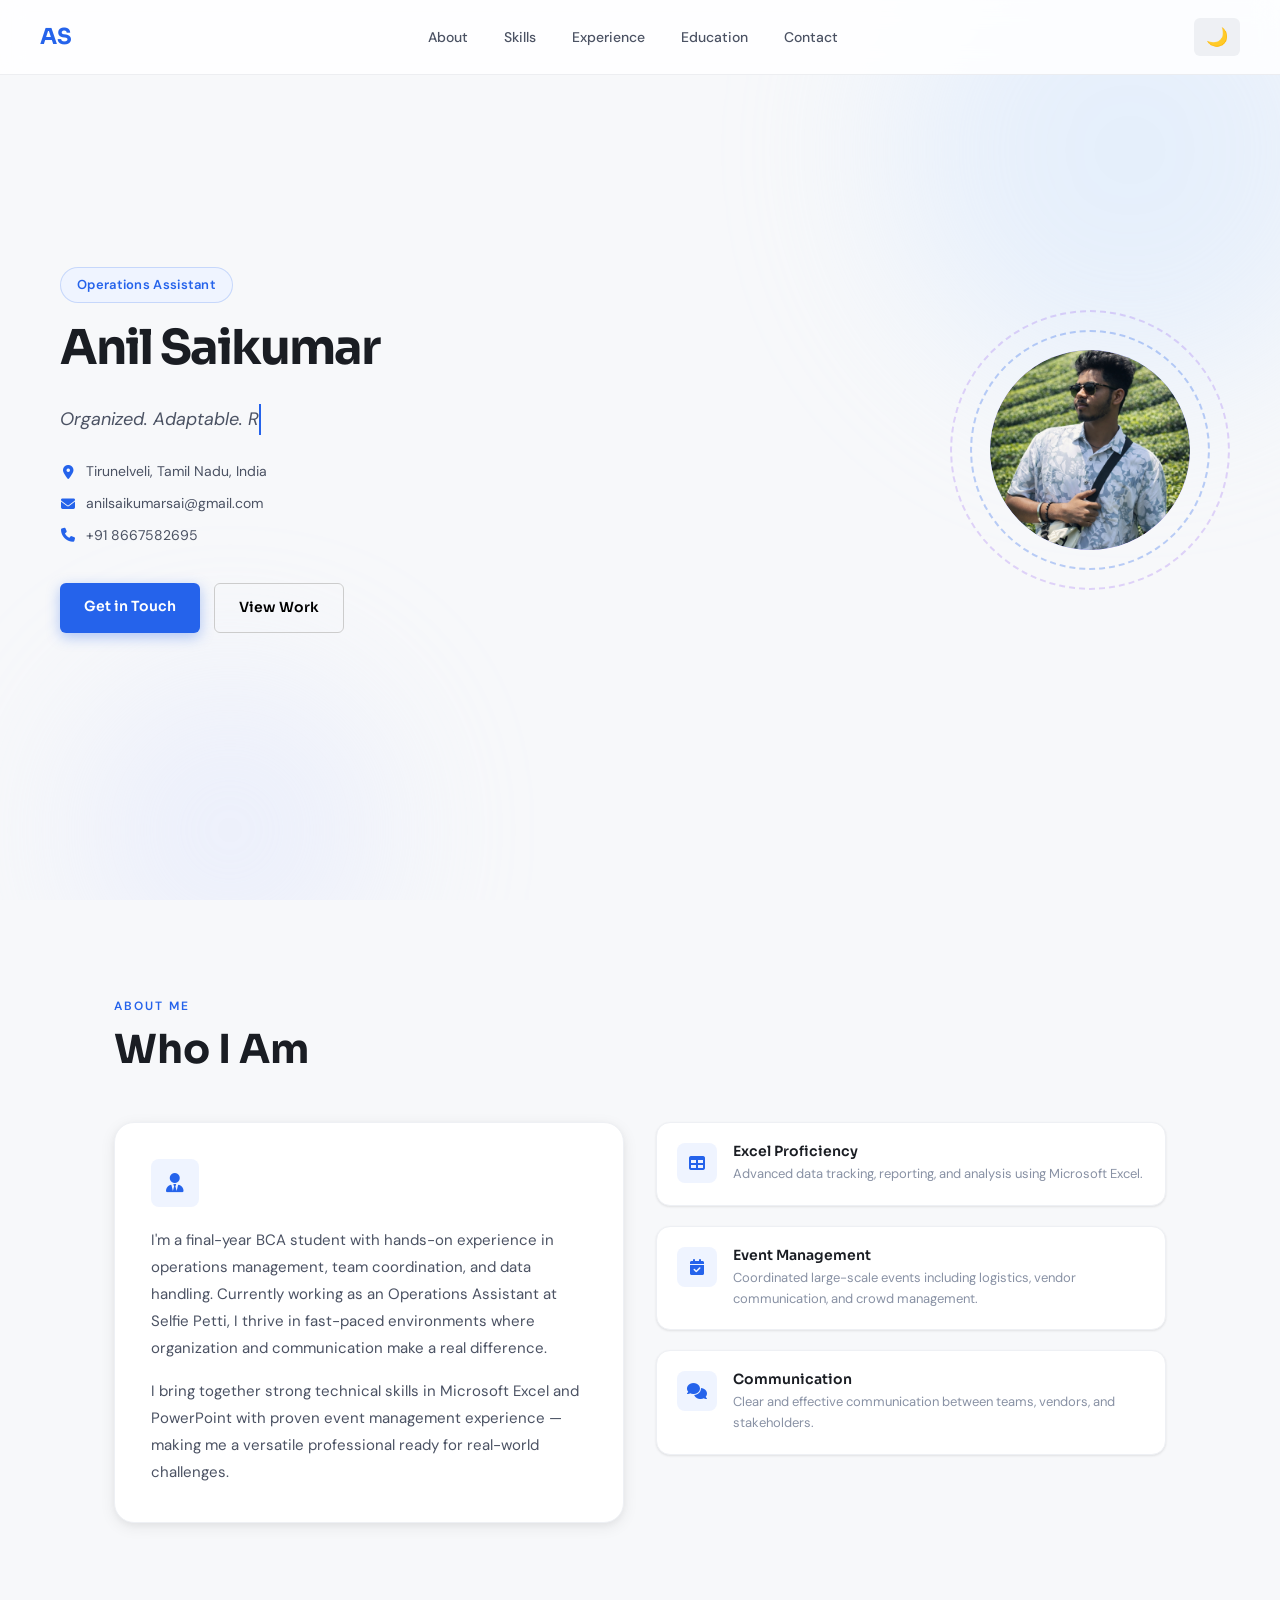
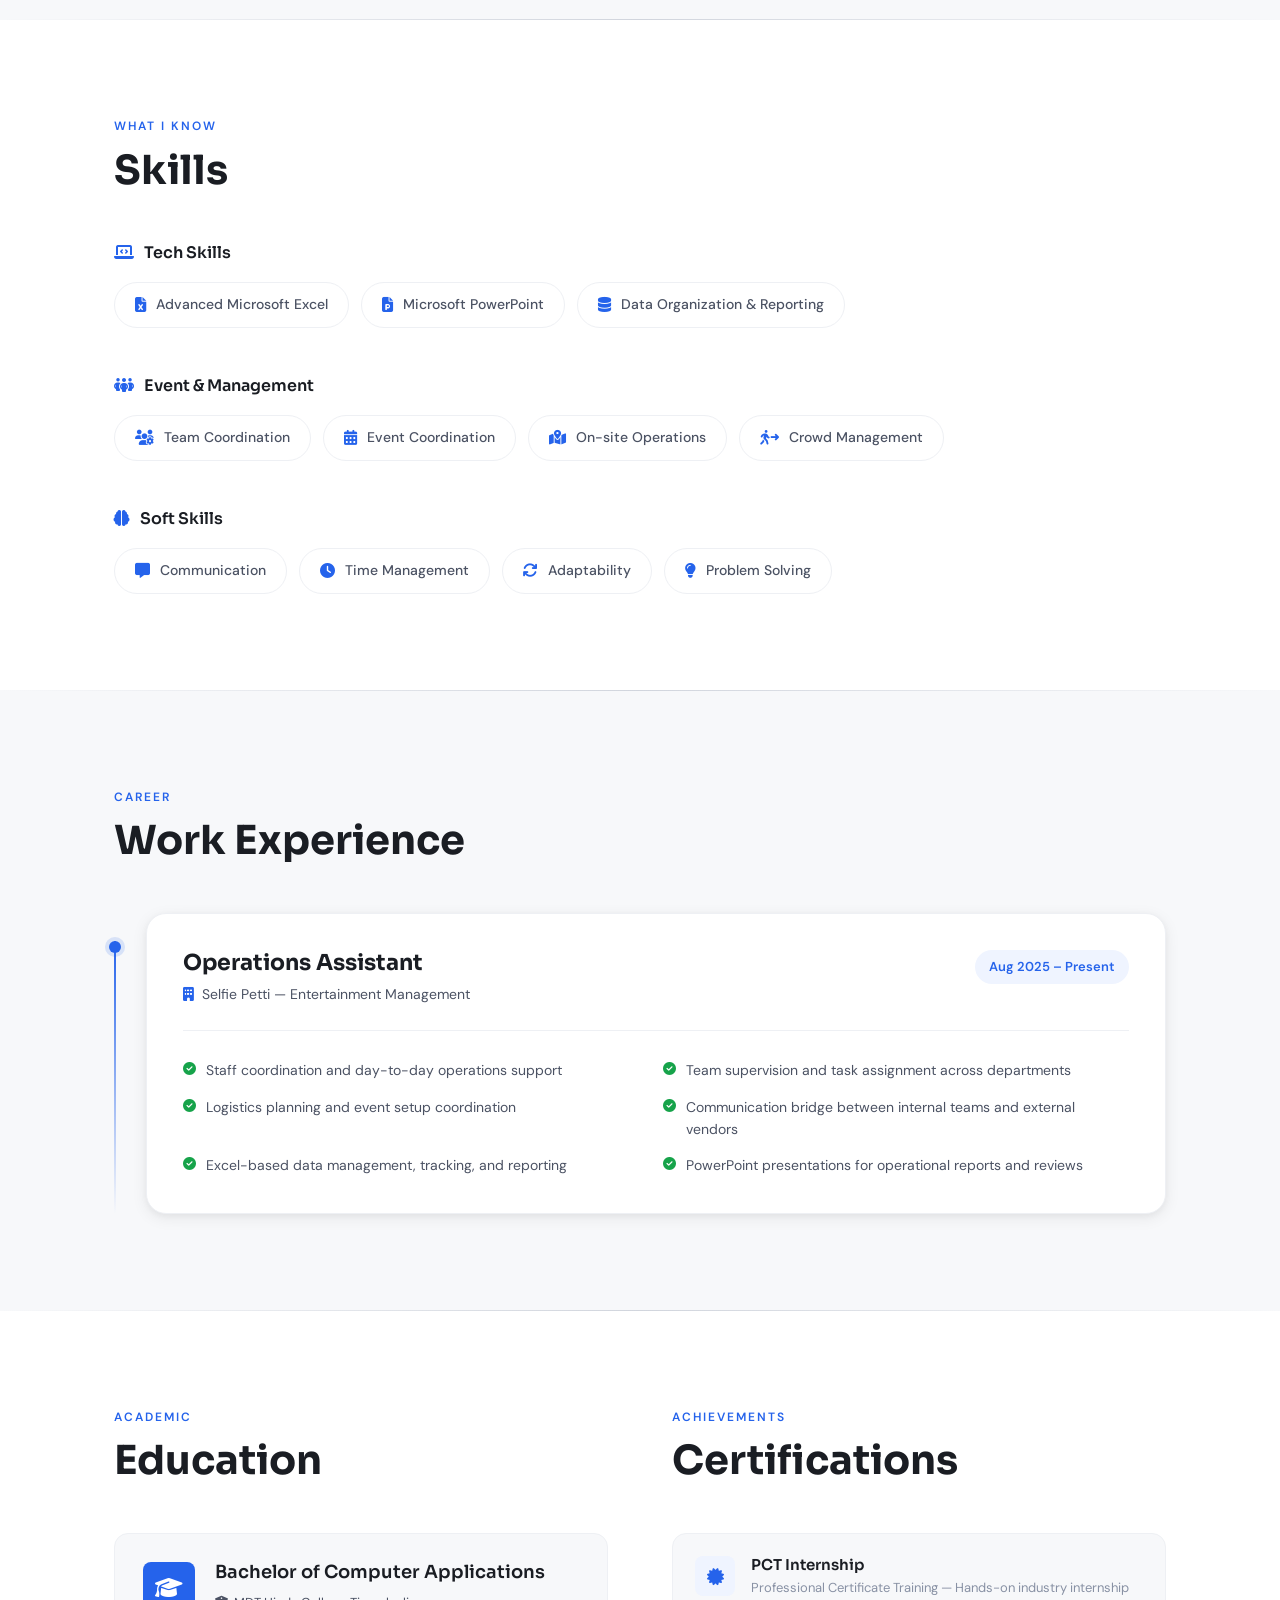
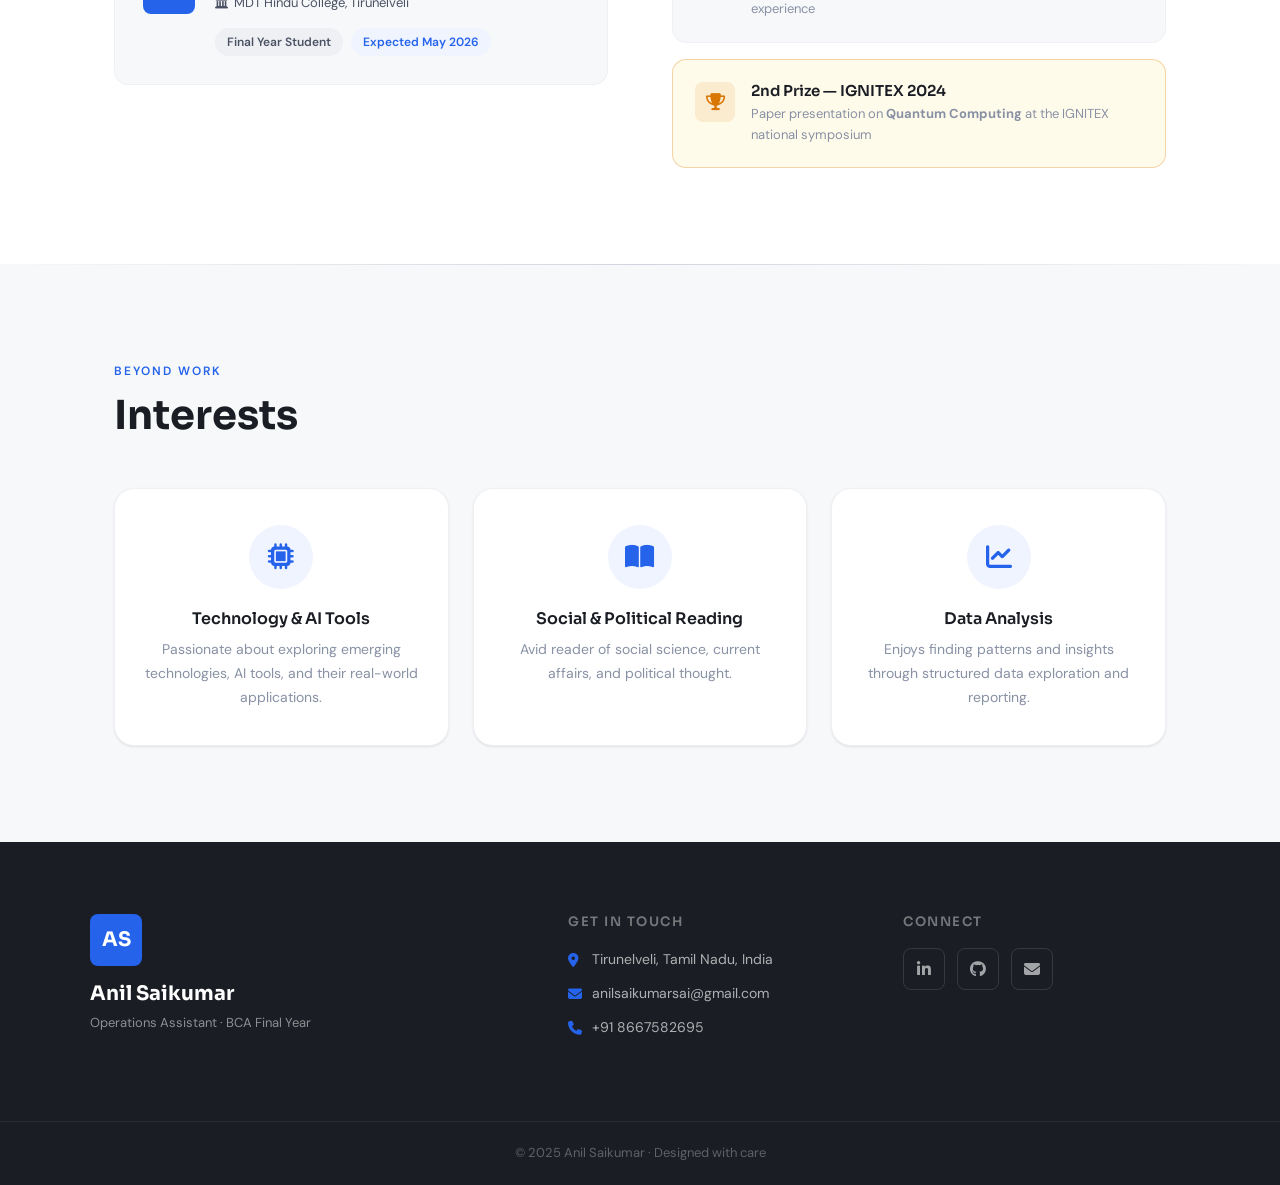
<file: Anil SK portfolio/index.html>
<!DOCTYPE html>
<html lang="en">
<head>
  <meta charset="UTF-8" />
  <meta name="viewport" content="width=device-width, initial-scale=1.0"/>
  <title>Anil Saikumar | Portfolio</title>
  <link rel="stylesheet" href="style.css" />
  <link href="https://fonts.googleapis.com/css2?family=Sora:wght@300;400;500;600;700&family=DM+Sans:ital,wght@0,300;0,400;0,500;1,400&display=swap" rel="stylesheet"/>
  <link rel="stylesheet" href="https://cdnjs.cloudflare.com/ajax/libs/font-awesome/6.5.0/css/all.min.css"/>
</head>
<body>

  <!-- NAV -->
  <nav class="navbar">
    <div class="nav-logo">AS</div>
    <ul class="nav-links">
      <li><a href="#about">About</a></li>
      <li><a href="#skills">Skills</a></li>
      <li><a href="#experience">Experience</a></li>
      <li><a href="#education">Education</a></li>
      <li><a href="#contact">Contact</a></li>
    </ul>

<button class="theme-toggle" onclick="toggleTheme()">
  🌙
</button>

    <button class="hamburger" id="hamburger" aria-label="Menu">
      <span></span><span></span><span></span>
    </button>
  </nav>

  <!-- HERO -->
  <section class="hero" id="home">
    <div class="hero-bg-shape shape1"></div>
    <div class="hero-bg-shape shape2"></div>
    <div class="hero-content fade-in">
      <div class="hero-badge">Operations Assistant</div>
      <h1 class="hero-name">Anil Saikumar</h1>
      <p class="hero-tagline">Organized. Adaptable. Results-driven.</p>
      <div class="hero-meta">
        <span><i class="fa-solid fa-location-dot"></i> Tirunelveli, Tamil Nadu, India</span>
        <span><i class="fa-solid fa-envelope"></i> anilsaikumarsai@gmail.com</span>
        <span><i class="fa-solid fa-phone"></i> +91 8667582695</span>
      </div>
      <div class="hero-cta">
        <a href="#contact" class="btn-primary">Get in Touch</a>
        <a href="#experience" class="btn-outline">View Work</a>
      </div>
    </div>
      <!-- RIGHT AVATAR -->
  <div class="hero-avatar">

    <!-- IMAGE -->
    <div class="avatar-circle">
      <img src="sai.png" alt="Sai Kumar" class="avatar-image" />
    </div>

    <!-- RINGS -->
    <div class="avatar-ring"></div>
    <div class="avatar-ring ring2"></div>

  </div>
  </section>

  <!-- ABOUT -->
  <section class="section" id="about">
    <div class="container">
      <div class="section-label">About Me</div>
      <h2 class="section-title">Who I Am</h2>
      <div class="about-grid">
        <div class="about-card reveal">
          <div class="about-icon"><i class="fa-solid fa-user-tie"></i></div>
          <p class="about-text">
            I'm a final-year BCA student with hands-on experience in operations management, team coordination, and data handling. Currently working as an Operations Assistant at Selfie Petti, I thrive in fast-paced environments where organization and communication make a real difference.
          </p>
          <p class="about-text">
            I bring together strong technical skills in Microsoft Excel and PowerPoint with proven event management experience — making me a versatile professional ready for real-world challenges.
          </p>
        </div>
        <div class="about-highlights reveal">
          <div class="highlight-item">
            <div class="highlight-icon"><i class="fa-solid fa-table"></i></div>
            <div>
              <h4>Excel Proficiency</h4>
              <p>Advanced data tracking, reporting, and analysis using Microsoft Excel.</p>
            </div>
          </div>
          <div class="highlight-item">
            <div class="highlight-icon"><i class="fa-solid fa-calendar-check"></i></div>
            <div>
              <h4>Event Management</h4>
              <p>Coordinated large-scale events including logistics, vendor communication, and crowd management.</p>
            </div>
          </div>
          <div class="highlight-item">
            <div class="highlight-icon"><i class="fa-solid fa-comments"></i></div>
            <div>
              <h4>Communication</h4>
              <p>Clear and effective communication between teams, vendors, and stakeholders.</p>
            </div>
          </div>
        </div>
      </div>
    </div>
  </section>

  <!-- DIVIDER -->
  <div class="section-divider"></div>

  <!-- SKILLS -->
  <section class="section section-alt" id="skills">
    <div class="container">
      <div class="section-label">What I Know</div>
      <h2 class="section-title">Skills</h2>
      <div class="skills-wrapper">

        <div class="skill-group reveal">
          <h3 class="skill-group-title"><i class="fa-solid fa-laptop-code"></i> Tech Skills</h3>
          <div class="skill-cards">
            <div class="skill-card">
              <i class="fa-solid fa-file-excel"></i>
              <span>Advanced Microsoft Excel</span>
            </div>
            <div class="skill-card">
              <i class="fa-solid fa-file-powerpoint"></i>
              <span>Microsoft PowerPoint</span>
            </div>
            <div class="skill-card">
              <i class="fa-solid fa-database"></i>
              <span>Data Organization & Reporting</span>
            </div>
          </div>
        </div>

        <div class="skill-group reveal">
          <h3 class="skill-group-title"><i class="fa-solid fa-people-group"></i> Event & Management</h3>
          <div class="skill-cards">
            <div class="skill-card">
              <i class="fa-solid fa-users-gear"></i>
              <span>Team Coordination</span>
            </div>
            <div class="skill-card">
              <i class="fa-solid fa-calendar-days"></i>
              <span>Event Coordination</span>
            </div>
            <div class="skill-card">
              <i class="fa-solid fa-map-location-dot"></i>
              <span>On-site Operations</span>
            </div>
            <div class="skill-card">
              <i class="fa-solid fa-person-walking-arrow-right"></i>
              <span>Crowd Management</span>
            </div>
          </div>
        </div>

        <div class="skill-group reveal">
          <h3 class="skill-group-title"><i class="fa-solid fa-brain"></i> Soft Skills</h3>
          <div class="skill-cards">
            <div class="skill-card">
              <i class="fa-solid fa-message"></i>
              <span>Communication</span>
            </div>
            <div class="skill-card">
              <i class="fa-solid fa-clock"></i>
              <span>Time Management</span>
            </div>
            <div class="skill-card">
              <i class="fa-solid fa-arrows-rotate"></i>
              <span>Adaptability</span>
            </div>
            <div class="skill-card">
              <i class="fa-solid fa-lightbulb"></i>
              <span>Problem Solving</span>
            </div>
          </div>
        </div>

      </div>
    </div>
  </section>

  <!-- DIVIDER -->
  <div class="section-divider"></div>

  <!-- EXPERIENCE -->
  <section class="section" id="experience">
    <div class="container">
      <div class="section-label">Career</div>
      <h2 class="section-title">Work Experience</h2>
      <div class="timeline reveal">
        <div class="timeline-marker"></div>
        <div class="exp-card">
          <div class="exp-header">
            <div>
              <h3 class="exp-role">Operations Assistant</h3>
              <p class="exp-company"><i class="fa-solid fa-building"></i> Selfie Petti — Entertainment Management</p>
            </div>
            <div class="exp-badge">Aug 2025 – Present</div>
          </div>
          <ul class="exp-list">
            <li><i class="fa-solid fa-check-circle"></i> Staff coordination and day-to-day operations support</li>
            <li><i class="fa-solid fa-check-circle"></i> Team supervision and task assignment across departments</li>
            <li><i class="fa-solid fa-check-circle"></i> Logistics planning and event setup coordination</li>
            <li><i class="fa-solid fa-check-circle"></i> Communication bridge between internal teams and external vendors</li>
            <li><i class="fa-solid fa-check-circle"></i> Excel-based data management, tracking, and reporting</li>
            <li><i class="fa-solid fa-check-circle"></i> PowerPoint presentations for operational reports and reviews</li>
          </ul>
        </div>
      </div>
    </div>
  </section>

  <!-- DIVIDER -->
  <div class="section-divider"></div>

  <!-- EDUCATION + CERTS -->
  <section class="section section-alt" id="education">
    <div class="container">
      <div class="two-col-grid">

        <!-- Education -->
        <div class="reveal">
          <div class="section-label">Academic</div>
          <h2 class="section-title">Education</h2>
          <div class="edu-card">
            <div class="edu-icon"><i class="fa-solid fa-graduation-cap"></i></div>
            <div class="edu-details">
              <h3>Bachelor of Computer Applications</h3>
              <p class="edu-college"><i class="fa-solid fa-university"></i> MDT Hindu College, Tirunelveli</p>
              <div class="edu-tags">
                <span class="tag">Final Year Student</span>
                <span class="tag tag-accent">Expected May 2026</span>
              </div>
            </div>
          </div>
        </div>

        <!-- Certifications -->
        <div class="reveal">
          <div class="section-label">Achievements</div>
          <h2 class="section-title">Certifications</h2>
          <div class="cert-list">
            <div class="cert-card">
              <div class="cert-icon"><i class="fa-solid fa-certificate"></i></div>
              <div>
                <h4>PCT Internship</h4>
                <p>Professional Certificate Training — Hands-on industry internship experience</p>
              </div>
            </div>
            <div class="cert-card cert-gold">
              <div class="cert-icon"><i class="fa-solid fa-trophy"></i></div>
              <div>
                <h4>2nd Prize — IGNITEX 2024</h4>
                <p>Paper presentation on <strong>Quantum Computing</strong> at the IGNITEX national symposium</p>
              </div>
            </div>
          </div>
        </div>

      </div>
    </div>
  </section>

  <!-- DIVIDER -->
  <div class="section-divider"></div>

  <!-- INTERESTS -->
  <section class="section" id="interests">
    <div class="container">
      <div class="section-label">Beyond Work</div>
      <h2 class="section-title">Interests</h2>
      <div class="interests-grid">
        <div class="interest-card reveal">
          <div class="interest-icon"><i class="fa-solid fa-microchip"></i></div>
          <h4>Technology & AI Tools</h4>
          <p>Passionate about exploring emerging technologies, AI tools, and their real-world applications.</p>
        </div>
        <div class="interest-card reveal">
          <div class="interest-icon"><i class="fa-solid fa-book-open"></i></div>
          <h4>Social & Political Reading</h4>
          <p>Avid reader of social science, current affairs, and political thought.</p>
        </div>
        <div class="interest-card reveal">
          <div class="interest-icon"><i class="fa-solid fa-chart-line"></i></div>
          <h4>Data Analysis</h4>
          <p>Enjoys finding patterns and insights through structured data exploration and reporting.</p>
        </div>
      </div>
    </div>
  </section>

  <!-- FOOTER / CONTACT -->
  <footer class="footer" id="contact">
    <div class="footer-top">
      <div class="footer-content">
        <div class="footer-brand">
          <div class="footer-logo">AS</div>
          <h3>Anil Saikumar</h3>
          <p>Operations Assistant · BCA Final Year</p>
        </div>
        <div class="footer-contact">
          <h4>Get in Touch</h4>
          <p><i class="fa-solid fa-location-dot"></i> Tirunelveli, Tamil Nadu, India</p>
          <p><i class="fa-solid fa-envelope"></i> anilsaikumarsai@gmail.com</p>
          <p><i class="fa-solid fa-phone"></i> +91 8667582695</p>
        </div>
        <div class="footer-social">
          <h4>Connect</h4>
          <div class="social-links">
            <a href="https://www.linkedin.com/in/anil-sai-kumar-sai-828841283/?lipi=urn%3Ali%3Apage%3Ad_flagship3_feed%3BJq3uL3wCRfe6MfuxcIp9Cw%3D%3D" class="social-btn" aria-label="LinkedIn"><i class="fa-brands fa-linkedin-in"></i></a>
            <a href="https://github.com/anilsaikumar" class="social-btn" aria-label="GitHub">  <i class="fa-brands fa-github"></i></a>
            <a href="mailto:anilsaikumarsai@gmail.com" class="social-btn" aria-label="Email"><i class="fa-solid fa-envelope"></i></a>
          </div>
        </div>
      </div>
    </div>
    <div class="footer-bottom">
      <p>© 2025 Anil Saikumar · Designed with care</p>
    </div>
  </footer>
<script src="script.js"></script>
<script>
function toggleTheme() {
  document.body.classList.toggle("dark-mode");

  // Save preference
  if (document.body.classList.contains("dark-mode")) {
    localStorage.setItem("theme", "dark");
  } else {
    localStorage.setItem("theme", "light");
  }
}

// Load saved theme
window.onload = function () {
  if (localStorage.getItem("theme") === "dark") {
    document.body.classList.add("dark-mode");
  }
};
</script>
  
</body>
</html>
</file>
<file: Anil SK portfolio/style.css>
/* ===== RESET & BASE ===== */
*, *::before, *::after {
  margin: 0;
  padding: 0;
  box-sizing: border-box;
}

:root {
  --white: #ffffff;
  --off-white: #f7f8fa;
  --light-gray: #eef0f4;
  --mid-gray: #d1d5dd;
  --text-dark: #1a1d23;
  --text-mid: #4b5263;
  --text-light: #8891a4;
  --accent: #2563eb;
  --accent-light: #eff4ff;
  --accent-dark: #1d4ed8;
  --gold: #d97706;
  --gold-light: #fffbeb;
  --green: #16a34a;
  --green-light: #f0fdf4;
  --shadow-sm: 0 1px 3px rgba(0,0,0,0.06), 0 1px 2px rgba(0,0,0,0.04);
  --shadow-md: 0 4px 16px rgba(0,0,0,0.07), 0 2px 6px rgba(0,0,0,0.04);
  --shadow-lg: 0 12px 40px rgba(0,0,0,0.10);
  --radius-sm: 8px;
  --radius-md: 14px;
  --radius-lg: 20px;
  --font-display: 'Sora', sans-serif;
  --font-body: 'DM Sans', sans-serif;
  --transition: all 0.3s cubic-bezier(0.4, 0, 0.2, 1);
}

/* ===== DARK MODE VARIABLES ===== */
body.dark-mode {
  --white: #0f172a;
  --off-white: #020617;
  --light-gray: #1e293b;
  --mid-gray: #334155;
  --text-dark: #f1f5f9;
  --text-mid: #cbd5f5;
  --text-light: #94a3b8;

  --accent-light: rgba(37, 99, 235, 0.15);

  background: var(--off-white);
  color: var(--text-dark);
}

html {
  scroll-behavior: smooth;
}

body {
  font-family: var(--font-body);
  background: var(--off-white);
  color: var(--text-dark);
  line-height: 1.7;
  overflow-x: hidden;
}

/* ===== TYPOGRAPHY ===== */
h1, h2, h3, h4 {
  font-family: var(--font-display);
  line-height: 1.2;
}

/* ===== LAYOUT UTILS ===== */
.container {
  max-width: 1100px;
  margin: 0 auto;
  padding: 0 24px;
}

.section {
  padding: 96px 0;
}

.section-alt {
  background: var(--white);
}

.section-label {
  font-size: 12px;
  font-weight: 600;
  letter-spacing: 2px;
  text-transform: uppercase;
  color: var(--accent);
  margin-bottom: 10px;
}

.section-title {
  font-size: clamp(28px, 4vw, 40px);
  font-weight: 700;
  color: var(--text-dark);
  margin-bottom: 48px;
}

.section-divider {
  height: 1px;
  background: linear-gradient(to right, transparent, var(--mid-gray), transparent);
  margin: 0;
}

/* ===== NAVBAR ===== */
.navbar {
  position: fixed;
  top: 0;
  left: 0;
  right: 0;
  z-index: 100;
  display: flex;
  align-items: center;
  justify-content: space-between;
  padding: 18px 40px;
  background: rgba(255,255,255,0.85);
  backdrop-filter: blur(12px);
  -webkit-backdrop-filter: blur(12px);
  border-bottom: 1px solid rgba(209,213,221,0.4);
  transition: var(--transition);
}

.navbar.scrolled {
  padding: 12px 40px;
  box-shadow: var(--shadow-md);
}

.nav-logo {
  font-family: var(--font-display);
  font-weight: 700;
  font-size: 22px;
  color: var(--accent);
  letter-spacing: -0.5px;
}

.nav-links {
  display: flex;
  list-style: none;
  gap: 36px;
}

.nav-links a {
  text-decoration: none;
  font-size: 14px;
  font-weight: 500;
  color: var(--text-mid);
  transition: var(--transition);
  position: relative;
}

.nav-links a::after {
  content: '';
  position: absolute;
  bottom: -3px;
  left: 0;
  width: 0;
  height: 2px;
  background: var(--accent);
  border-radius: 2px;
  transition: var(--transition);
}

.nav-links a:hover {
  color: var(--accent);
}

.nav-links a:hover::after {
  width: 100%;
}

.theme-toggle {
  border: none;
  background: var(--light-gray);
  color: var(--text-dark);
  font-size: 18px;
  padding: 8px 12px;
  border-radius: 6px;
  cursor: pointer;
  transition: 0.3s;
}

.theme-toggle:hover {
  background: var(--accent);
  color: #fff;
}

.hamburger {
  display: none;
  flex-direction: column;
  gap: 5px;
  background: none;
  border: none;
  cursor: pointer;
  padding: 4px;
}

.hamburger span {
  display: block;
  width: 24px;
  height: 2px;
  background: var(--text-dark);
  border-radius: 2px;
  transition: var(--transition);
}

/* ===== HERO ===== */
.hero {
  min-height: 100vh;
  display: flex;
  align-items: center;
  justify-content: space-between;
  gap: 40px;
  padding: 120px 80px 80px;
  position: relative;
  overflow: hidden;
  background: linear-gradient(135deg, #ffffff 0%, #f0f4ff 50%, #f7f8fa 100%);
}

.hero-bg-shape {
  position: absolute;
  border-radius: 50%;
  filter: blur(80px);
  opacity: 0.35;
  pointer-events: none;
}

.shape1 {
  width: 500px;
  height: 500px;
  background: radial-gradient(circle, #bfdbfe, #dbeafe);
  top: -100px;
  right: -100px;
}

.shape2 {
  width: 300px;
  height: 300px;
  background: radial-gradient(circle, #e0e7ff, #c7d2fe);
  bottom: -80px;
  left: 80px;
}

.hero-content {
  max-width: 580px;
  z-index: 1;
}

.hero-badge {
  display: inline-block;
  background: var(--accent-light);
  color: var(--accent);
  font-size: 13px;
  font-weight: 600;
  padding: 6px 16px;
  border-radius: 100px;
  border: 1px solid rgba(37,99,235,0.2);
  margin-bottom: 20px;
  letter-spacing: 0.3px;
}

.hero-name {
  font-size: clamp(40px, 6vw, 68px);
  font-weight: 700;
  color: var(--text-dark);
  letter-spacing: -2px;
  line-height: 1.05;
  margin-bottom: 16px;
}

.hero-tagline {
  font-size: 18px;
  color: var(--text-mid);
  font-style: italic;
  font-family: var(--font-body);
  font-weight: 400;
  margin-bottom: 28px;
}

.hero-meta {
  display: flex;
  flex-direction: column;
  gap: 8px;
  margin-bottom: 36px;
}

.hero-meta span {
  display: flex;
  align-items: center;
  gap: 10px;
  font-size: 14px;
  color: var(--text-mid);
}

.hero-meta i {
  color: var(--accent);
  width: 16px;
  text-align: center;
}

.hero-cta {
  display: flex;
  gap: 14px;
  flex-wrap: wrap;
}

.btn-primary {
  display: inline-block;
  background: var(--accent);
  color: white;
  text-decoration: none;
  padding: 13px 28px;
  border-radius: var(--radius-sm);
  font-size: 14px;
  font-weight: 600;
  font-family: var(--font-display);
  transition: var(--transition);
  box-shadow: 0 4px 14px rgba(37,99,235,0.35);
}

.btn-primary:hover {
  background: var(--accent-dark);
  transform: translateY(-2px);
  box-shadow: 0 8px 20px rgba(37,99,235,0.4);
}

.btn-outline {
  display: inline-block;
  background: transparent;
  color: var(--text-dark);
  text-decoration: none;
  padding: 12px 28px;
  border-radius: var(--radius-sm);
  font-size: 14px;
  font-weight: 600;
  font-family: var(--font-display);
  border: 1.5px solid var(--mid-gray);
  transition: var(--transition);
}

.btn-outline:hover {
  border-color: var(--accent);
  color: var(--accent);
  transform: translateY(-2px);
}

/* ===== HERO LAYOUT ===== */
.hero {
  min-height: 100vh;
  display: flex;
  align-items: center;
  justify-content: space-between;
  padding: 120px 60px;
  gap: 40px;
background: var(--off-white);
  flex-wrap: wrap;
}

/* ===== TEXT ===== */
.hero-content {
  max-width: 500px;
}

.hero-name {
  font-size: 48px;
  font-weight: 700;
}

.hero-tagline {
  margin: 15px 0 25px;
  color: #4b5263;
}

/* BUTTONS */
.hero-buttons {
  display: flex;
  gap: 12px;
}

.btn-primary {
  background: #2563eb;
  color: #fff;
  padding: 12px 24px;
  border-radius: 6px;
  text-decoration: none;
  transition: 0.3s;
}

.btn-primary:hover {
  background: #1d4ed8;
}

.btn-outline {
  border: 1px solid #ccc;
  padding: 12px 24px;
  border-radius: 6px;
  text-decoration: none;
  color: #000;
}

/* ===== HERO AVATAR ===== */
.hero-avatar {
  position: relative;
  width: 260px;
  height: 260px;
}

/* ===== AVATAR ===== */
.avatar-circle {
  width: 200px;
  height: 200px;
  border-radius: 50%;
  position: absolute;
  top: 50%;
  left: 50%;
  transform: translate(-50%, -50%);
  overflow: hidden;

  display: flex;
  align-items: center;
  justify-content: center;

  z-index: 3;
  transition: transform 0.4s ease, box-shadow 0.4s ease;
}

/* IMAGE */
.avatar-circle img {
  width: 100%;
  height: 100%;
  object-fit: cover;
  border-radius: 50%;
  z-index: 3;
}

/* ===== GLOW BORDER ===== */
.avatar-circle::before {
  content: '';
  position: absolute;
  inset: -6px;
  border-radius: 50%;
  background: linear-gradient(45deg, #2563eb, #7c3aed, #2563eb);
  filter: blur(10px);
  z-index: 1;
  animation: glowRotate 6s linear infinite;
  opacity: 0.7;
  transition: all 0.4s ease;
}

/* INNER MASK */
.avatar-circle::after {
  content: '';
  position: absolute;
  inset: 4px;
  background: #f7f8fa;
  border-radius: 50%;
  z-index: 2;
}

/* ===== HOVER EFFECT ===== */
.avatar-circle:hover {
  transform: translate(-50%, -50%) scale(1.08);
  box-shadow:
    0 0 25px rgba(37, 99, 235, 0.5),
    0 0 60px rgba(124, 58, 237, 0.4);
}

.avatar-circle:hover::before {
  filter: blur(16px);
  opacity: 1;
}

/* ===== ROTATING RINGS ===== */
.avatar-ring {
  position: absolute;
  top: 50%;
  left: 50%;
  width: 240px;
  height: 240px;
  border-radius: 50%;
  border: 2px dashed rgba(37, 99, 235, 0.3);
  transform: translate(-50%, -50%);
  animation: spin 20s linear infinite;
  z-index: 1;
}

.avatar-ring.ring2 {
  width: 280px;
  height: 280px;
  border: 2px dashed rgba(124, 58, 237, 0.2);
  animation: spinReverse 30s linear infinite;
}

/* ===== ANIMATIONS ===== */
@keyframes spin {
  from { transform: translate(-50%, -50%) rotate(0deg); }
  to   { transform: translate(-50%, -50%) rotate(360deg); }
}

@keyframes spinReverse {
  from { transform: translate(-50%, -50%) rotate(360deg); }
  to   { transform: translate(-50%, -50%) rotate(0deg); }
}

@keyframes glowRotate {
  from { transform: rotate(0deg); }
  to   { transform: rotate(360deg); }
}

/* ===== RESPONSIVE ===== */
@media (max-width: 768px) {
  .hero {
    flex-direction: column;
    text-align: center;
    padding: 100px 20px;
  }

  .hero-avatar {
    margin-top: 40px;
  }
}

/* ===== ABOUT ===== */
.about-grid {
  display: grid;
  grid-template-columns: 1fr 1fr;
  gap: 32px;
  align-items: start;
}

.about-card {
  background: var(--white);
  border-radius: var(--radius-lg);
  padding: 36px;
  box-shadow: var(--shadow-md);
  border: 1px solid var(--light-gray);
}

.about-icon {
  width: 48px;
  height: 48px;
  background: var(--accent-light);
  border-radius: var(--radius-sm);
  display: flex;
  align-items: center;
  justify-content: center;
  color: var(--accent);
  font-size: 20px;
  margin-bottom: 20px;
}

.about-text {
  color: var(--text-mid);
  font-size: 15px;
  line-height: 1.8;
  margin-bottom: 16px;
}

.about-text:last-child { margin-bottom: 0; }

.about-highlights {
  display: flex;
  flex-direction: column;
  gap: 20px;
}

.highlight-item {
  display: flex;
  gap: 16px;
  align-items: flex-start;
  background: var(--white);
  border-radius: var(--radius-md);
  padding: 20px;
  box-shadow: var(--shadow-sm);
  border: 1px solid var(--light-gray);
  transition: var(--transition);
}

.highlight-item:hover {
  box-shadow: var(--shadow-md);
  transform: translateX(4px);
  border-color: rgba(37,99,235,0.2);
}

.highlight-icon {
  width: 40px;
  height: 40px;
  background: var(--accent-light);
  border-radius: var(--radius-sm);
  display: flex;
  align-items: center;
  justify-content: center;
  color: var(--accent);
  font-size: 16px;
  flex-shrink: 0;
}

.highlight-item h4 {
  font-size: 14px;
  font-weight: 600;
  margin-bottom: 4px;
  color: var(--text-dark);
}

.highlight-item p {
  font-size: 13px;
  color: var(--text-light);
  line-height: 1.6;
}

/* ===== SKILLS ===== */
.skills-wrapper {
  display: flex;
  flex-direction: column;
  gap: 48px;
}

.skill-group-title {
  font-size: 16px;
  font-weight: 600;
  color: var(--text-dark);
  margin-bottom: 20px;
  display: flex;
  align-items: center;
  gap: 10px;
}

.skill-group-title i {
  color: var(--accent);
}

.skill-cards {
  display: flex;
  flex-wrap: wrap;
  gap: 12px;
}

.skill-card {
  display: flex;
  align-items: center;
  gap: 10px;
  background: var(--white);
  border: 1px solid var(--light-gray);
  border-radius: 100px;
  padding: 10px 20px;
  font-size: 14px;
  font-weight: 500;
  color: var(--text-mid);
  transition: var(--transition);
  cursor: default;
}

.skill-card i {
  color: var(--accent);
  font-size: 15px;
}

.skill-card:hover {
  background: var(--accent-light);
  border-color: rgba(37,99,235,0.3);
  color: var(--accent);
  transform: translateY(-2px);
  box-shadow: var(--shadow-sm);
}

/* ===== EXPERIENCE ===== */
.timeline {
  position: relative;
  padding-left: 32px;
}

.timeline-marker {
  position: absolute;
  left: 0;
  top: 28px;
  bottom: 0;
  width: 2px;
  background: linear-gradient(to bottom, var(--accent), transparent);
  border-radius: 2px;
}

.timeline-marker::before {
  content: '';
  position: absolute;
  top: 0;
  left: -5px;
  width: 12px;
  height: 12px;
  background: var(--accent);
  border-radius: 50%;
  box-shadow: 0 0 0 4px rgba(37,99,235,0.15);
}

.exp-card {
  background: var(--white);
  border-radius: var(--radius-lg);
  padding: 36px;
  box-shadow: var(--shadow-md);
  border: 1px solid var(--light-gray);
}

.exp-header {
  display: flex;
  justify-content: space-between;
  align-items: flex-start;
  flex-wrap: wrap;
  gap: 16px;
  margin-bottom: 28px;
  padding-bottom: 24px;
  border-bottom: 1px solid var(--light-gray);
}

.exp-role {
  font-size: 22px;
  font-weight: 700;
  color: var(--text-dark);
  margin-bottom: 6px;
}

.exp-company {
  font-size: 14px;
  color: var(--text-mid);
  display: flex;
  align-items: center;
  gap: 8px;
}

.exp-company i { color: var(--accent); }

.exp-badge {
  background: var(--accent-light);
  color: var(--accent);
  font-size: 13px;
  font-weight: 600;
  padding: 6px 14px;
  border-radius: 100px;
  white-space: nowrap;
}

.exp-list {
  list-style: none;
  display: grid;
  grid-template-columns: 1fr 1fr;
  gap: 14px;
}

.exp-list li {
  display: flex;
  align-items: flex-start;
  gap: 10px;
  font-size: 14px;
  color: var(--text-mid);
  line-height: 1.6;
}

.exp-list i {
  color: var(--green);
  margin-top: 3px;
  flex-shrink: 0;
  font-size: 13px;
}

/* ===== EDUCATION & CERTS ===== */
.two-col-grid {
  display: grid;
  grid-template-columns: 1fr 1fr;
  gap: 64px;
  align-items: start;
}

.edu-card {
  display: flex;
  gap: 20px;
  align-items: flex-start;
  background: var(--off-white);
  border-radius: var(--radius-md);
  padding: 28px;
  border: 1px solid var(--light-gray);
  transition: var(--transition);
}

.edu-card:hover {
  box-shadow: var(--shadow-md);
  border-color: rgba(37,99,235,0.2);
}

.edu-icon {
  width: 52px;
  height: 52px;
  background: var(--accent);
  border-radius: var(--radius-sm);
  display: flex;
  align-items: center;
  justify-content: center;
  color: white;
  font-size: 22px;
  flex-shrink: 0;
}

.edu-details h3 {
  font-size: 18px;
  font-weight: 600;
  margin-bottom: 8px;
  color: var(--text-dark);
}

.edu-college {
  font-size: 13px;
  color: var(--text-mid);
  display: flex;
  align-items: center;
  gap: 6px;
  margin-bottom: 14px;
}

.edu-tags {
  display: flex;
  flex-wrap: wrap;
  gap: 8px;
}

.tag {
  font-size: 12px;
  font-weight: 600;
  padding: 4px 12px;
  border-radius: 100px;
  background: var(--light-gray);
  color: var(--text-mid);
}

.tag-accent {
  background: var(--accent-light);
  color: var(--accent);
}

.cert-list {
  display: flex;
  flex-direction: column;
  gap: 16px;
}

.cert-card {
  display: flex;
  gap: 16px;
  align-items: flex-start;
  background: var(--off-white);
  border-radius: var(--radius-md);
  padding: 22px;
  border: 1px solid var(--light-gray);
  transition: var(--transition);
}

.cert-card:hover {
  box-shadow: var(--shadow-md);
}

.cert-gold {
  background: var(--gold-light);
  border-color: rgba(217,119,6,0.2);
}

.cert-icon {
  width: 40px;
  height: 40px;
  background: var(--accent-light);
  border-radius: var(--radius-sm);
  display: flex;
  align-items: center;
  justify-content: center;
  color: var(--accent);
  font-size: 17px;
  flex-shrink: 0;
}

.cert-gold .cert-icon {
  background: rgba(217,119,6,0.12);
  color: var(--gold);
}

.cert-card h4 {
  font-size: 15px;
  font-weight: 600;
  margin-bottom: 4px;
  color: var(--text-dark);
}

.cert-card p {
  font-size: 13px;
  color: var(--text-light);
  line-height: 1.6;
}

/* ===== INTERESTS ===== */
.interests-grid {
  display: grid;
  grid-template-columns: repeat(3, 1fr);
  gap: 24px;
}

.interest-card {
  background: var(--white);
  border-radius: var(--radius-lg);
  padding: 36px 28px;
  text-align: center;
  border: 1px solid var(--light-gray);
  box-shadow: var(--shadow-sm);
  transition: var(--transition);
}

.interest-card:hover {
  box-shadow: var(--shadow-lg);
  transform: translateY(-6px);
  border-color: rgba(37,99,235,0.2);
}

.interest-icon {
  width: 64px;
  height: 64px;
  background: var(--accent-light);
  border-radius: 50%;
  display: flex;
  align-items: center;
  justify-content: center;
  color: var(--accent);
  font-size: 26px;
  margin: 0 auto 20px;
  transition: var(--transition);
}

.interest-card:hover .interest-icon {
  background: var(--accent);
  color: white;
  transform: scale(1.1);
}

.interest-card h4 {
  font-size: 16px;
  font-weight: 600;
  margin-bottom: 10px;
  color: var(--text-dark);
}

.interest-card p {
  font-size: 14px;
  color: var(--text-light);
  line-height: 1.7;
}

/* ===== FOOTER ===== */
.footer {
  background: var(--text-dark);
  color: rgba(255,255,255,0.75);
}

.footer-top {
  padding: 72px 40px;
}

.footer-content {
  max-width: 1100px;
  margin: 0 auto;
  display: grid;
  grid-template-columns: 1.5fr 1fr 1fr;
  gap: 48px;
}

.footer-logo {
  width: 52px;
  height: 52px;
  background: var(--accent);
  border-radius: var(--radius-sm);
  display: flex;
  align-items: center;
  justify-content: center;
  font-family: var(--font-display);
  font-weight: 700;
  font-size: 20px;
  color: white;
  margin-bottom: 16px;
}

.footer-brand h3 {
  font-size: 20px;
  font-weight: 700;
  color: white;
  margin-bottom: 6px;
}

.footer-brand p {
  font-size: 13px;
  color: rgba(255,255,255,0.5);
}

.footer-contact h4,
.footer-social h4 {
  font-size: 13px;
  font-weight: 600;
  letter-spacing: 1.5px;
  text-transform: uppercase;
  color: rgba(255,255,255,0.4);
  margin-bottom: 18px;
}

.footer-contact p {
  display: flex;
  align-items: center;
  gap: 10px;
  font-size: 14px;
  color: rgba(255,255,255,0.65);
  margin-bottom: 10px;
}

.footer-contact i {
  color: var(--accent);
  width: 14px;
}

.social-links {
  display: flex;
  gap: 12px;
}

.social-btn {
  width: 42px;
  height: 42px;
  border-radius: var(--radius-sm);
  border: 1px solid rgba(255,255,255,0.12);
  display: flex;
  align-items: center;
  justify-content: center;
  color: rgba(255,255,255,0.6);
  text-decoration: none;
  font-size: 16px;
  transition: var(--transition);
}

.social-btn:hover {
  background: var(--accent);
  border-color: var(--accent);
  color: white;
  transform: translateY(-3px);
}

.footer-bottom {
  border-top: 1px solid rgba(255,255,255,0.07);
  padding: 20px 40px;
  text-align: center;
}

.footer-bottom p {
  font-size: 13px;
  color: rgba(255,255,255,0.3);
}

/* ===== ANIMATIONS ===== */
.fade-in {
  animation: fadeInUp 0.9s ease both;
}

.fade-in:nth-child(2) { animation-delay: 0.2s; }

@keyframes fadeInUp {
  from {
    opacity: 0;
    transform: translateY(30px);
  }
  to {
    opacity: 1;
    transform: translateY(0);
  }
}

.reveal {
  opacity: 0;
  transform: translateY(30px);
  transition: opacity 0.7s ease, transform 0.7s ease;
}

.reveal.visible {
  opacity: 1;
  transform: translateY(0);
}

/* Stagger delay for siblings */
.reveal:nth-child(2) { transition-delay: 0.1s; }
.reveal:nth-child(3) { transition-delay: 0.2s; }

/* ===== RESPONSIVE ===== */
@media (max-width: 1024px) {
  .hero {
    padding: 120px 48px 80px;
  }

  .about-grid,
  .two-col-grid {
    grid-template-columns: 1fr;
    gap: 40px;
  }

  .interests-grid {
    grid-template-columns: repeat(2, 1fr);
  }

  .footer-content {
    grid-template-columns: 1fr 1fr;
  }
}

@media (max-width: 768px) {
  .navbar {
    padding: 16px 24px;
  }

  .nav-links {
    display: none;
    position: fixed;
    top: 0;
    left: 0;
    right: 0;
    bottom: 0;
    background: rgba(255,255,255,0.97);
    backdrop-filter: blur(10px);
    flex-direction: column;
    align-items: center;
    justify-content: center;
    gap: 28px;
    z-index: 99;
  }

  .nav-links.open {
    display: flex;
  }

  .nav-links a {
    font-size: 20px;
  }

  .hamburger {
    display: flex;
    z-index: 100;
  }

  .hero {
    flex-direction: column;
    text-align: center;
    padding: 100px 24px 60px;
    min-height: auto;
  }

  .hero-meta {
    align-items: center;
  }

  .hero-cta {
    justify-content: center;
  }

  .hero-avatar {
    order: -1;
    margin-bottom: 16px;
  }

  .avatar-circle {
    width: 140px;
    height: 140px;
    font-size: 40px;
  }

  .section {
    padding: 64px 0;
  }

  .exp-list {
    grid-template-columns: 1fr;
  }

  .interests-grid {
    grid-template-columns: 1fr;
  }

  .footer-content {
    grid-template-columns: 1fr;
    gap: 32px;
  }

  .footer-top {
    padding: 48px 24px;
  }

  .footer-bottom {
    padding: 16px 24px;
  }

  .timeline {
    padding-left: 20px;
  }

  .exp-header {
    flex-direction: column;
  }
}

@media (max-width: 480px) {
  .hero-name {
    font-size: 36px;
  }

  .section-title {
    font-size: 26px;
  }

  .exp-card {
    padding: 24px;
  }

  .about-card {
    padding: 24px;
  }
}

/* =========================
   DARK MODE FIXES (FINAL)
   ========================= */

/* ===== 1. INTEREST SECTION SEPARATION ===== */
body.dark-mode .interests-grid {
  background: var(--off-white);
  padding: 40px;
  border-radius: var(--radius-lg);
  margin-bottom: 60px;
}

body.dark-mode .interest-card {
  background: #0f172a;
  border: 1px solid var(--mid-gray);
}

/* ===== 2. FOOTER VISUAL SEPARATION ===== */
body.dark-mode .footer {
  background: #020617;
  margin-top: 40px;
  border-top: 1px solid var(--mid-gray);
}

/* ===== 3. NAVBAR (HEADER) FIX ===== */
body.dark-mode .navbar {
  background: rgba(2, 6, 23, 0.85);
  border-bottom: 1px solid var(--mid-gray);
}

body.dark-mode .nav-links a {
  color: var(--text-light);
}

body.dark-mode .nav-links a:hover {
  color: var(--accent);
}

body.dark-mode .hamburger span {
  background: var(--text-dark);
}

body.dark-mode .theme-toggle {
  background: var(--light-gray);
  color: var(--text-dark);
}

body.dark-mode .theme-toggle:hover {
  background: var(--accent);
  color: #fff;
}

body.dark-mode .nav-links {
  background: rgba(2, 6, 23, 0.97);
}

body.dark-mode .hero {
  background: linear-gradient(135deg, #020617 0%, #0f172a 50%, #020617 100%);
}

/* ===== FIX: GOLD CERT CARD (LIGHT + DARK MODE) ===== */

/* Light mode (already mostly fine, but reinforce) */
.cert-gold {
  background: var(--gold-light) !important;
  border: 1px solid rgba(217,119,6,0.3) !important;
}

/* Dark mode override */
body.dark-mode .cert-gold {
  background: rgba(217,119,6,0.15) !important; /* dark gold bg */
  border: 1px solid rgba(217,119,6,0.5) !important;
}

/* Icon fix */
body.dark-mode .cert-gold .cert-icon {
  background: rgba(217,119,6,0.25);
  color: #fbbf24; /* brighter gold */
}

/* TEXT VISIBILITY FIX */
body.dark-mode .cert-gold h4 {
  color: #facc15; /* gold heading */
}

body.dark-mode .cert-gold p {
  color: #fde68a; /* readable soft gold text */
}
</file>
